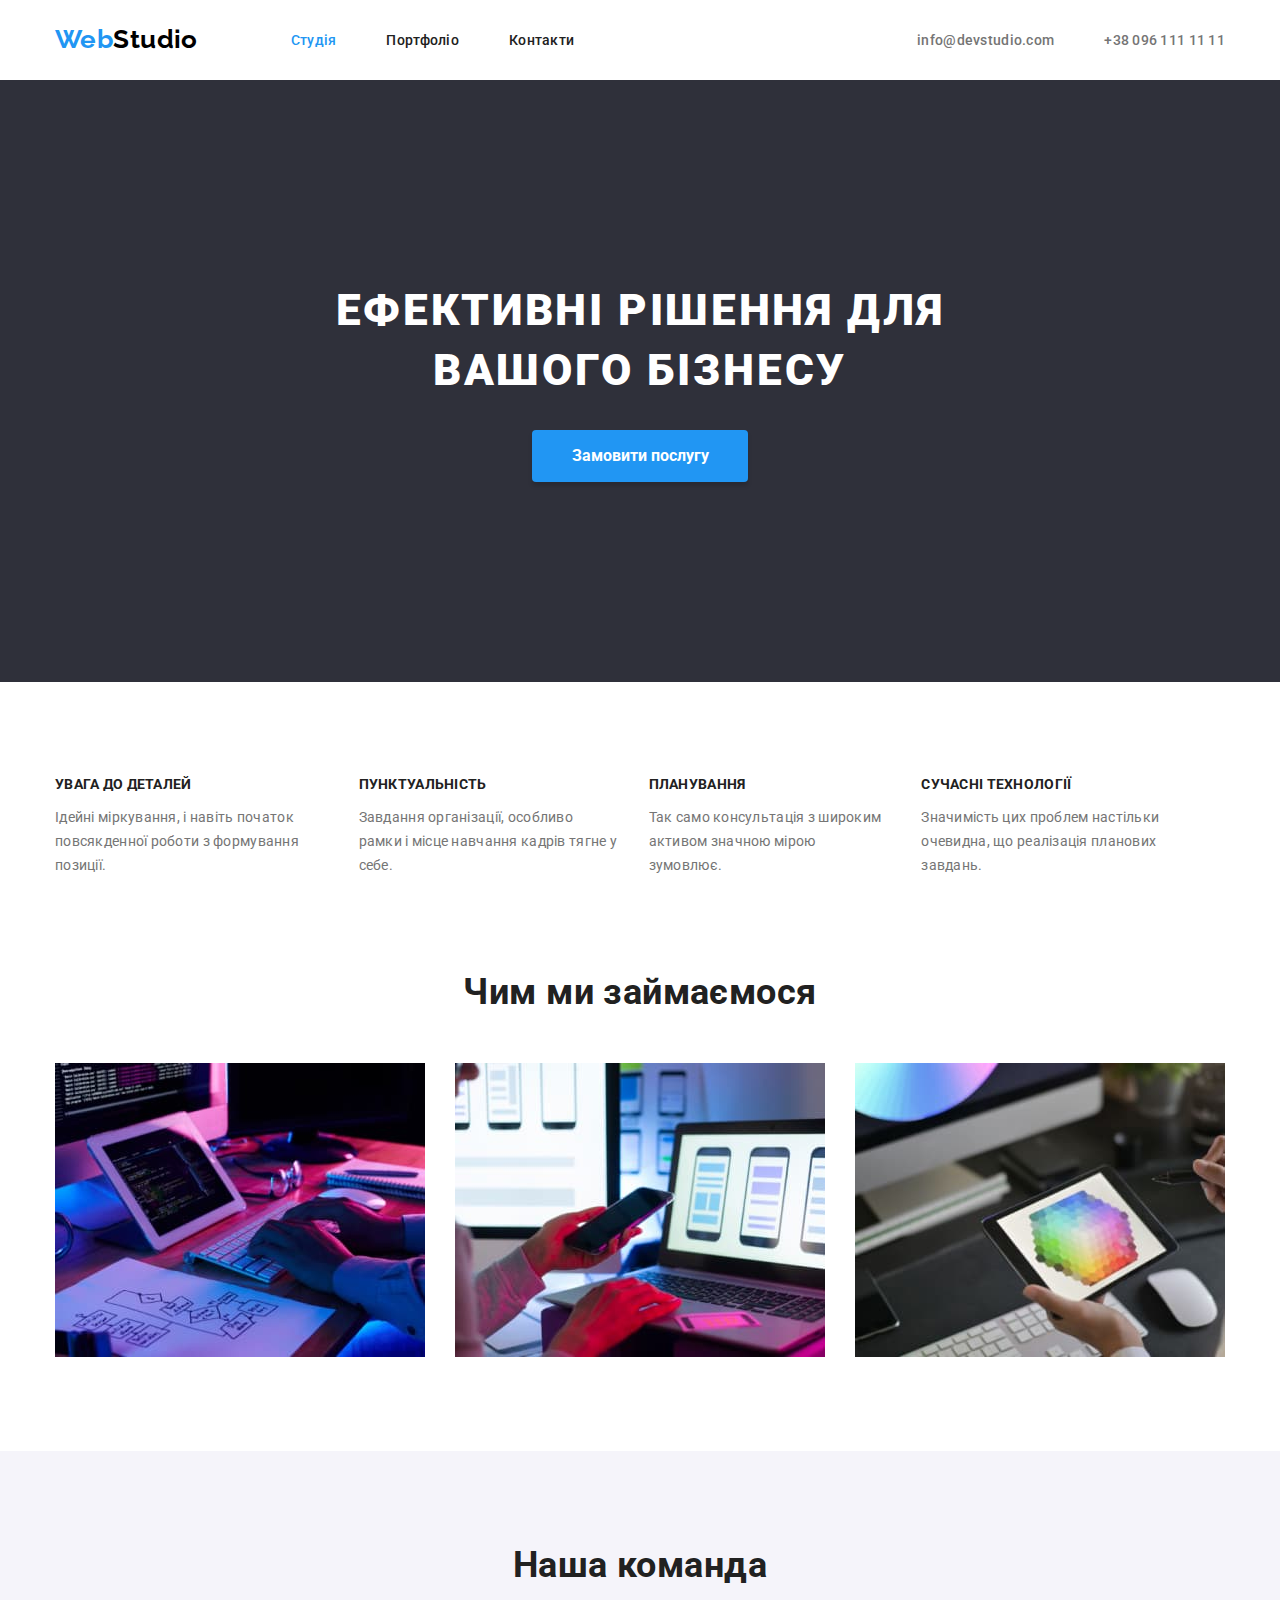
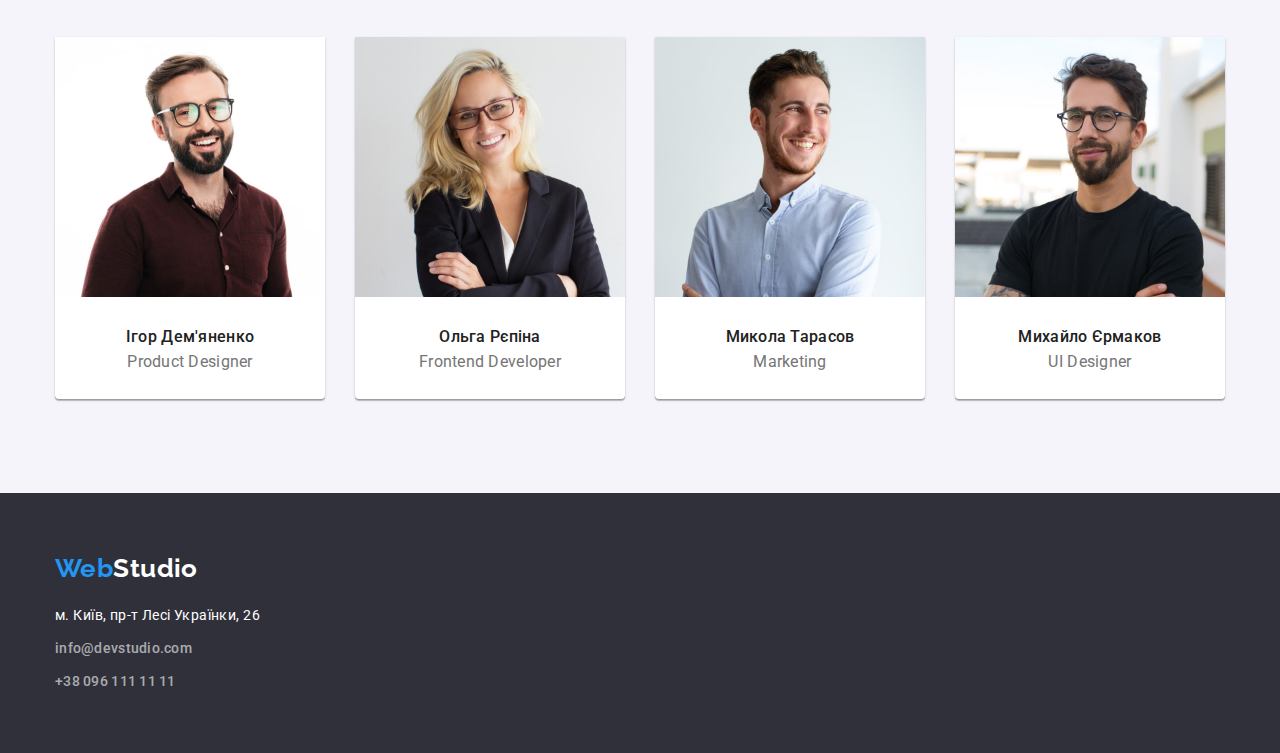
<file: index.html>
<!DOCTYPE html>
<html lang="uk">

<head>
    <meta charset="UTF-8">
    <meta http-equiv="X-UA-Compatible" content="IE=edge">
    <meta name="viewport" content="width=device-width, initial-scale=1.0">
    <title>WebStudio</title>
    <link rel="stylesheet"
        href="https://cdnjs.cloudflare.com/ajax/libs/modern-normalize/1.1.0/modern-normalize.min.css">
    <link rel="stylesheet" href="./css/style.css">
    <link rel="preconnect" href="https://fonts.googleapis.com">
    <link rel="preconnect" href="https://fonts.gstatic.com" crossorigin>
    <link
        href="https://fonts.googleapis.com/css2?family=Raleway:wght@700&family=Roboto:wght@400;500;700;900&display=swap"
        rel="stylesheet">
</head>

<body>
    <div class="wrapper">
        <header class="page-header">
            <div class="container site-header">
                <a href="./index.html" class="logo site-logo"><span lang="en"><span
                            class="logo accent">Web</span>Studio</span></a>
                <nav class="site-main">
                    <ul class="site-nav list">
                        <li class="item"><a href="#studio" class="link current">Студія</a> </li>
                        <li class="item"><a href="./portfolio.html" class="link">Портфоліо</a> </li>
                        <li class="item"><a href="#contacts" class="link">Контакти</a> </li>
                    </ul>
                </nav>
                <ul class="site-contacts list">
                    <li class="item"><a href="mailto:info@devstudio.com" class="link cont">info@devstudio.com</a></li>
                    <li class="item"><a href="tel:+380961111111" class="link cont">+38 096 111 11 11</a></li>
                </ul>
            </div>
        </header>

        <main class="main">
            <section class="hero">
                <h1 class="hero-title" id="studio">Ефективні рішення для <br>вашого бізнесу</h1>
                <button type="button" class="btn">Замовити послугу</button>
            </section>
            <section class="pluses">
                <div class="container">
                    <h2 class="pluses-heading visually-hidden">Наші переваги</h2>
                    <ul class="list pluses-list">
                        <li class="pluses-item">
                            <h3 class="pluses-title">УВАГА ДО ДЕТАЛЕЙ</h3>
                            <p class="pluses-subtitle">Ідейні міркування, і навіть початок повсякденної роботи з
                                формування
                                позиції.</p>
                        </li>
                        <li class="pluses-item">
                            <h3 class="pluses-title">ПУНКТУАЛЬНІСТЬ</h3>
                            <p class="pluses-subtitle">Завдання організації, особливо рамки і місце навчання кадрів
                                тягне у
                                себе.</p>
                        </li>
                        <li class="pluses-item">
                            <h3 class="pluses-title">ПЛАНУВАННЯ</h3>
                            <p class="pluses-subtitle">Так само консультація з широким активом значною мірою зумовлює.
                            </p>
                        </li>
                        <li class="pluses-item">
                            <h3 class="pluses-title">СУЧАСНІ ТЕХНОЛОГІЇ</h3>
                            <p class="pluses-subtitle">Значимість цих проблем настільки очевидна, що реалізація планових
                                завдань.</p>
                        </li>
                    </ul>
                </div>
            </section>
            <section class="section activities">
                <div class="container">
                    <h2 class="heading">Чим ми займаємося</h2>
                    <ul class="list activities-list">
                        <li class="activities-elem"><img src="./images/box1.jpg" alt="Процесс написання коду"
                                width="370">
                        </li>
                        <li class="activities-elem"><img src="./images/box2.jpg"
                                alt="Розробка макету для мобільного застосунку" width="370"></li>
                        <li class="activities-elem"><img src="./images/box3.jpg" alt="Градієнт кольорів на планшеті"
                                width="370"></li>
                    </ul>
                </div>
            </section>
            <section class="section team">
                <div class="container">
                    <h2 class="heading">Наша команда</h2>
                    <ul class="list team-list">
                        <li class="team-elem"><img src="./images/igor.jpg" alt="Ігор Дем'яненко фото" width="270"
                                class="team-img">
                            <div class="inner-container">
                                <h3 class="team-title">Ігор Дем'яненко</h3>
                                <p class="team-subtitle"><span lang="en">Product Designer</span></p>
                            </div>

                        </li>
                        <li class="team-elem"><img src="./images/olya.jpg" alt="Ольга Рєпіна фото" width="270"
                                class="team-img">
                            <div class="inner-container">
                                <h3 class="team-title">Ольга Рєпіна</h3>
                                <p class="team-subtitle"><span lang="en">Frontend Developer</span></p>
                            </div>

                        </li>
                        <li class="team-elem"><img src="./images/mykola.jpg" alt="Микола Тарасов фото" width="270"
                                class="team-img">
                            <div class="inner-container">
                                <h3 class="team-title">Микола Тарасов</h3>
                                <p class="team-subtitle"><span lang="en">Marketing</span></p>
                            </div>

                        </li>
                        <li class="team-elem"><img src="./images/myhailo.jpg" alt="Михайло Єрмаков фото" width="270"
                                class="team-img">
                            <div class="inner-container">
                                <h3 class="team-title">Михайло Єрмаков</h3>
                                <p class="team-subtitle"><span lang="en">UI Designer</span></p>
                            </div>

                        </li>
                    </ul>
                </div>
            </section>
        </main>

        <footer class="footer">
            <div class="container">
                <a href="./index.html" class="logo bottom-logo"><span lang="en"><span
                            class="logo accent">Web</span>Studio</span></a>
                <address class="address" id="contacts">
                    <a href="https://www.google.com/maps?q=%D0%BC.+%D0%9A%D0%B8%D1%97%D0%B2,+%D0%BF%D1%80-%D1%82+%D0%9B%D0%B5%D1%81%D1%96+%D0%A3%D0%BA%D1%80%D0%B0%D1%97%D0%BD%D0%BA%D0%B8,+26&rlz=1C1BNSD_enUA990UA990&um=1&ie=UTF-8&sa=X&ved=2ahUKEwjdwaa5x5T7AhUQuIsKHSxBDPwQ_AUoAXoECAEQAw"
                        target="_blank" rel="noopener noreferrer" class="location">м. Київ, пр-т Лесі Українки, 26</a>
                    <ul class="list footer-list">
                        <li class="footer-elem"><a href="mailto:info@devstudio.com" class="addr">info@devstudio.com</a>
                        </li>
                        <li class="footer-elem"><a href="tel:+380961111111" class="addr">+38 096 111 11 11</a></li>
                    </ul>
                </address>
            </div>
        </footer>
    </div>
</body>

</html>
</file>
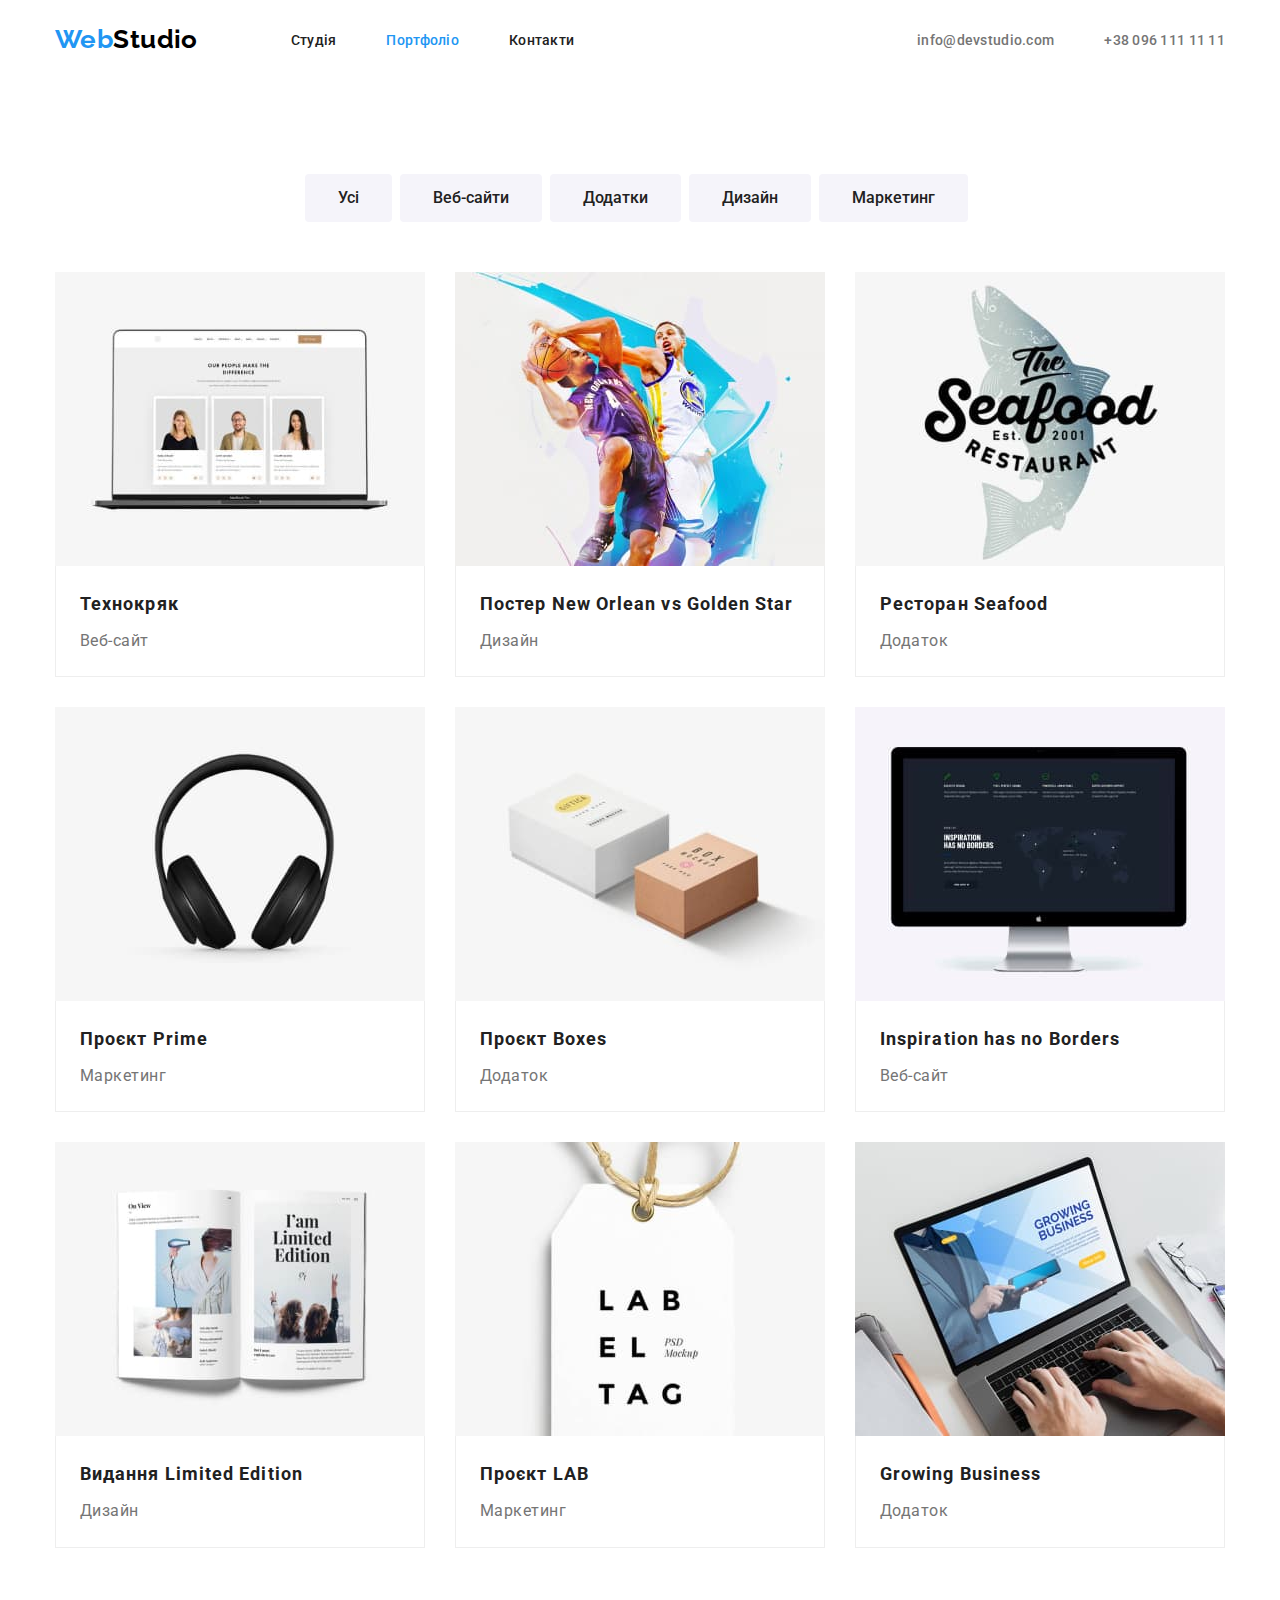
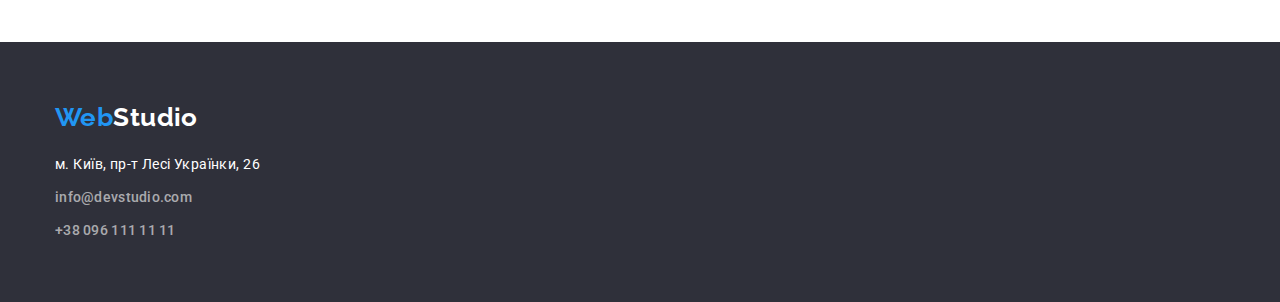
<file: portfolio.html>
<!DOCTYPE html>
<html lang="uk">

<head>
    <meta charset="UTF-8">
    <meta http-equiv="X-UA-Compatible" content="IE=edge">
    <meta name="viewport" content="width=device-width, initial-scale=1.0">

    <title>Document</title>
    <link rel="stylesheet"
        href="https://cdnjs.cloudflare.com/ajax/libs/modern-normalize/1.1.0/modern-normalize.min.css">
    <link rel="stylesheet" href="./css/style.css">
    <link rel="preconnect" href="https://fonts.googleapis.com">
    <link rel="preconnect" href="https://fonts.gstatic.com" crossorigin>
    <link
        href="https://fonts.googleapis.com/css2?family=Raleway:wght@700&family=Roboto:wght@400;500;700;900&display=swap"
        rel="stylesheet">
</head>

<body>
    <div class="wrapper">
        <header class="page-header">
            <div class="container site-header">
                <a href="./index.html" class="logo site-logo"><span lang="en"><span
                            class="logo accent">Web</span>Studio</span></a>
                <nav class="site-main">
                    <ul class="site-nav list">
                        <li class="item"><a href="./index.html" class="link">Студія</a> </li>
                        <li class="item"><a href="#portfolio" class="link current">Портфоліо</a> </li>
                        <li class="item"><a href="#contacts" class="link">Контакти</a> </li>
                    </ul>
                </nav>
                <ul class="site-contacts list">
                    <li class="item"><a href="mailto:info@devstudio.com" class="link cont">info@devstudio.com</a></li>
                    <li class="item"><a href="tel:+380961111111" class="link cont">+38 096 111 11 11</a></li>
                </ul>
            </div>
        </header>
        <main class="main">
            <section class="filter">
                <div class="container">
                    <h1 class="visually-hidden">Фільтр по елементам галереї</h1>
                    <ul class="list filter-list">
                        <li class="filter-item"><button type="button" class="button">Усі</button></li>
                        <li class="filter-item"><button type="button" class="button">Веб-сайти</button></li>
                        <li class="filter-item"><button type="button" class="button">Додатки</button></li>
                        <li class="filter-item"><button type="button" class="button">Дизайн</button></li>
                        <li class="filter-item"><button type="button" class="button">Маркетинг</button></li>
                    </ul>
                </div>
            </section>
            <section class="gallery">
                <div class="container">
                    <h2 class="visually-hidden" id="portfolio">Галерея <span lang="en">WebStudio</span></h2>
                    <ul class="list gallery-portfolio">
                        <li class="gallery-elem">
                            <a href="" class="link">
                                <img src="./images/leptop.jpg" alt="Сторінка сайту Технокряк" width="370">
                                <div class="container-border">
                                    <h3 class="gallery-title">Технокряк</h3>
                                    <p class="gallery-subtitle">Веб-сайт</p>
                                </div>
                            </a>
                        </li>
                        <li class="gallery-elem"><a href="" class="link">
                                <img src="./images/new-orlean.jpg" alt="Постер" width="370">
                                <div class="container-border">
                                    <h3 class="gallery-title">Постер <span lang="en">New Orlean vs Golden Star</span>
                                    </h3>
                                    <p class="gallery-subtitle">Дизайн</p>
                                </div>

                            </a>
                        </li>
                        <li class="gallery-elem">
                            <a href="" class="link">
                                <img src="./images/seafood.jpg" alt="Логотип" width="370">
                                <div class="container-border">
                                    <h3 class="gallery-title">Ресторан <span lang="en">Seafood</span> </h3>
                                    <p class="gallery-subtitle">Додаток</p>
                                </div>

                            </a>
                        </li>
                        <li class="gallery-elem">
                            <a href="" class="link">
                                <img src="./images/headphones.jpg" alt="Навушники" width="370">
                                <div class="container-border">
                                    <h3 class="gallery-title">Проєкт <span lang="en">Prime</span></h3>
                                    <p class="gallery-subtitle">Маркетинг</p>
                                </div>

                            </a>
                        </li>
                        <li class="gallery-elem">
                            <a href="" class="link">
                                <img src="./images/boxes.jpg" alt="Коробки" width="370">
                                <div class="container-border">
                                    <h3 class="gallery-title">Проєкт <span lang="en">Boxes</span></h3>
                                    <p class="gallery-subtitle">Додаток</p>
                                </div>

                            </a>
                        </li>
                        <li class="gallery-elem">
                            <a href="" class="link">
                                <img src="./images/monitor.jpg" alt="Монітор" width="370">
                                <div class="container-border">
                                    <h3 class="gallery-title"><span lang="en">Inspiration has no Borders</span></h3>
                                    <p class="gallery-subtitle">Веб-сайт</p>
                                </div>

                            </a>
                        </li>
                        <li class="gallery-elem">
                            <a href="" class="link">
                                <img src="./images/book.jpg" alt="Розгорнутий журнал" width="370">
                                <div class="container-border">
                                    <h3 class="gallery-title">Видання <span lang="en">Limited Edition</span></h3>
                                    <p class="gallery-subtitle">Дизайн</p>
                                </div>

                            </a>
                        </li>
                        <li class="gallery-elem">
                            <a href="" class="link">
                                <img src="./images/lab.jpg" alt="Постер" width="370">
                                <div class="container-border">
                                    <h3 class="gallery-title">Проєкт <span lang="en">LAB</span></h3>
                                    <p class="gallery-subtitle">Маркетинг</p>
                                </div>

                            </a>
                        </li>
                        <li class="gallery-elem">
                            <a href="" class="link">
                                <img src="./images/business.jpg" alt="Робота за ноутбуком" width="370">
                                <div class="container-border">
                                    <h3 class="gallery-title"><span lang="en">Growing Business</span></h3>
                                    <p class="gallery-subtitle">Додаток</p>
                                </div>

                            </a>
                        </li>
                    </ul>
                </div>
            </section>
        </main>

        <footer class="footer">
            <div class="container">
                <a href="./index.html" class="logo bottom-logo"><span lang="en"><span
                            class="logo accent">Web</span>Studio</span></a>
                <address class="address" id="contacts">
                    <a href="https://www.google.com/maps?q=%D0%BC.+%D0%9A%D0%B8%D1%97%D0%B2,+%D0%BF%D1%80-%D1%82+%D0%9B%D0%B5%D1%81%D1%96+%D0%A3%D0%BA%D1%80%D0%B0%D1%97%D0%BD%D0%BA%D0%B8,+26&rlz=1C1BNSD_enUA990UA990&um=1&ie=UTF-8&sa=X&ved=2ahUKEwjdwaa5x5T7AhUQuIsKHSxBDPwQ_AUoAXoECAEQAw"
                        target="_blank" rel="noopener noreferrer" class="location">м. Київ, пр-т Лесі Українки, 26</a>
                    <ul class="list footer-list">
                        <li class="footer-elem"><a href="mailto:info@devstudio.com" class="addr">info@devstudio.com</a>
                        </li>
                        <li class="footer-elem"><a href="tel:+380961111111" class="addr">+38 096 111 11 11</a></li>
                    </ul>
                </address>
            </div>
        </footer>
    </div>

</body>

</html>
</file>
<file: css/style.css>
/* Стили для обнуления верхних отступов у элементов */
h1,
h2,
h3,
h4,
p {
    margin-top: 0;
}
html,
body {
    height: 100%;
}
button {
    border: 0;
    padding: 0;
    margin: 0;
    font-family: inherit;
    background-color: transparent;
    cursor: pointer;
}
.wrapper {
    min-height: 100%;
    display: flex;
    flex-direction: column;
}
.list {
    list-style: none;
    padding: 0;
    margin: 0;
    letter-spacing: 0.02em;
    font-weight: 500;
}
.link {
    text-decoration: none;
    color: var(--primary-text-color);
}
/* Свойства для корректного отображения картинок */
img {
    display: block;
    max-width: 100%;
    height: auto;
}
/* Свойства для обнуления курсива у address */

address {
    font-style: normal;
    line-height: 1.7;
}
:root {
    /* Text colors */
    --primary-text-color: #212121;
    --sec-text-color: #757575;
    --logo-top: #000000;
    --accent-color: #2196f3;
    --footer-contacts-color: rgba(255, 255, 255, 0.6);
    /* Background colors */
    --primary-white-color: #ffffff;
    --primary-bg-color: #f5f5f5;
    --sec-bg-color: #f5f4fa;
    --footer-bg-color: #2f303a;
}
body {
    color: var(--primary-text-color);
    font-family: Roboto, sans-serif;
    font-size: 14px;
    font-weight: 400;
    line-height: 1.15;
    letter-spacing: 0.03em;
}
.container {
    margin-left: auto;
    margin-right: auto;
    width: 1200px;
    padding: 0 15px;
}

/* HEADER */
/* Logo */
.site-header {
    display: flex;
    align-items: center;
}
.logo {
    color: var(--primary-white-color);
    font-family: Raleway, sans-serif;
    text-decoration: none;
    font-weight: 700;
    font-size: 26px;
    line-height: 1.2;
}
.logo.site-logo {
    display: flex;
    color: var(--logo-top);
}
.logo.accent {
    color: var(--accent-color);
}

/* Site nav */
.site-main {
    display: flex;
    align-items: center;
    margin-left: 93px;
}
.site-nav {
    display: flex;
}
.site-nav .item + .item,
.site-contacts .item + .item {
    margin-left: 50px;
}
.site-contacts {
    display: flex;
    margin-left: auto;
}
.cont {
    display: block;
    color: var(--sec-text-color);
}
.site-nav .link,
.site-contacts .link {
    display: block;
    padding-top: 32px;
    padding-bottom: 32px;
}
.link:hover,
.link:focus,
.cont:hover,
.cont:focus,
.addr:hover,
.addr:focus {
    color: var(--accent-color);
}
.current {
    color: var(--accent-color);
}

/* MAIN */
/* Bigblock */
.main {
    flex: 1 1 auto;
}
.hero {
    padding-top: 200px;
    padding-bottom: 200px;
    text-align: center;
    text-align: center;
    background-color: var(--footer-bg-color);
}
.hero-title {
    margin-top: 0;
    margin-bottom: 30px;
    color: var(--primary-white-color);
    font-weight: 900;
    font-size: 44px;
    line-height: calc(60 / 44);
    letter-spacing: 0.06em;
    text-transform: uppercase;
}
.btn {
    text-align: center;
    padding: 10px 32px;
    min-width: 216px;
    border: 1px solid transparent;
    border-radius: 4px;

    background-color: var(--accent-color);
    color: var(--primary-white-color);
    box-shadow: 0px 4px 4px rgba(0, 0, 0, 0.15);
    font-weight: 700;
    font-size: 16px;
    line-height: calc(30 / 16);
}
.btn:hover,
.btn:focus {
    background-color: var(--sec-bg-color);
    color: var(--primary-text-color);
}

/* Pluses */
.visually-hidden {
    position: absolute;
    width: 1px;
    height: 1px;
    margin: -1px;
    border: 0;
    padding: 0;

    white-space: nowrap;
    clip-path: inset(100%);
    clip: rect(0 0 0 0);
    overflow: hidden;
}
.pluses {
    padding-top: 94px;
}
.pluses-list {
    display: flex;
}
.pluses-item {
    margin-right: 30px;
}
.pluses-heading {
}
.pluses-title {
    color: var(--primary-text-color);
    font-size: 14px;
    font-weight: 700;
    line-height: 1.15;
}
.pluses-subtitle {
    color: var(--sec-text-color);
    font-size: 14px;
    font-weight: 400;
    line-height: 1.7;
    margin-bottom: 0;
}

/* Activities */
.section:nth-child(2n) {
    background-color: var(--sec-bg-color);
}
.activities {
    padding-top: 94px;
    padding-bottom: 94px;
    text-align: center;
}
.heading {
    margin-bottom: 50px;
    color: var(--primary-text-color);
    font-weight: 700;
    font-size: 36px;
    line-height: 1.16;
}
.activities-list {
    display: flex;
    gap: 30px;
}
.activities-elem {
}

/* Team */
.team {
    padding-top: 94px;
    padding-bottom: 94px;
    text-align: center;
}
.team-list {
    display: flex;
    gap: 30px;
}
.team-elem {
    width: 270px;

    background-color: var(--primary-white-color);
    box-shadow: 0px 1px 3px rgba(0, 0, 0, 0.12), 0px 1px 1px rgba(0, 0, 0, 0.14), 0px 2px 1px rgba(0, 0, 0, 0.2);
    border-radius: 0px 0px 4px 4px;
}
.inner-container {
    padding-top: 30px;
    padding-bottom: 30px;
}
.team-title {
    margin-bottom: 10px;
    font-weight: 500;
    font-size: 16px;
    line-height: 1.19;
}
.team-subtitle {
    color: var(--sec-text-color);
    font-weight: 400;
    font-size: 16px;
    line-height: 0.8;
    margin-bottom: 0;
}
.team-img {
}

/* FILTER */

.button {
    min-width: 73px;
    padding: 10px 32px;
    border: 1px solid transparent;
    border-radius: 4px;
    background-color: var(--sec-bg-color);
    color: var(--primary-text-color);

    font-weight: 500;
    font-size: 16px;
    line-height: 1.6;
    text-align: center;
}
.button:hover,
.button:focus {
    background-color: var(--accent-color);
    color: var(--primary-white-color);
}
.filter {
    padding-top: 94px;
    padding-bottom: 50px;
}
.filter-list {
    display: flex;
    justify-content: center;
}
.filter-item {
    display: flex;
    margin-right: 8px;
}
/* GALLEREY */
.gallery {
}
.gallery-portfolio {
    display: flex;
    flex-wrap: wrap;
    padding-bottom: 94px;
}
.gallery-elem {
    width: 370px;
    margin-right: 30px;
    margin-bottom: 30px;
}
.gallery-elem:nth-child(3n) {
    margin-right: 0;
}
.gallery-elem:nth-last-child(-n + 3) {
    margin-bottom: 0;
}
.gallery-elem img {
}
.container-border {
    border: 1px solid #eeeeee;
    border-top: none;
    padding: 20px 24px 20px;
}
.gallery-title {
    margin-bottom: 4px;
    color: var(--primary-text-color);
    font-weight: 700;
    font-size: 18px;
    line-height: 2;
    letter-spacing: 0.06em;
}
.gallery-subtitle {
    color: var(--sec-text-color);
    font-weight: 400;
    font-size: 16px;
    line-height: 1.9;
    letter-spacing: 0.03em;
    margin-bottom: 0;
}

/* FOOTER */
.footer {
    padding-top: 60px;
    padding-bottom: 60px;
    background-color: var(--footer-bg-color);
}
.bottom-logo {
    display: block;
    margin-bottom: 20px;
}
.address {
}
.location {
    display: block;
    color: var(--primary-white-color);
    text-decoration: none;
    font-weight: 400;
    margin-bottom: 9px;
}
.addr {
    color: var(--footer-contacts-color);
    text-decoration: none;
}
.footer-elem:not(:last-child) {
    margin-bottom: 9px;
}
</file>
